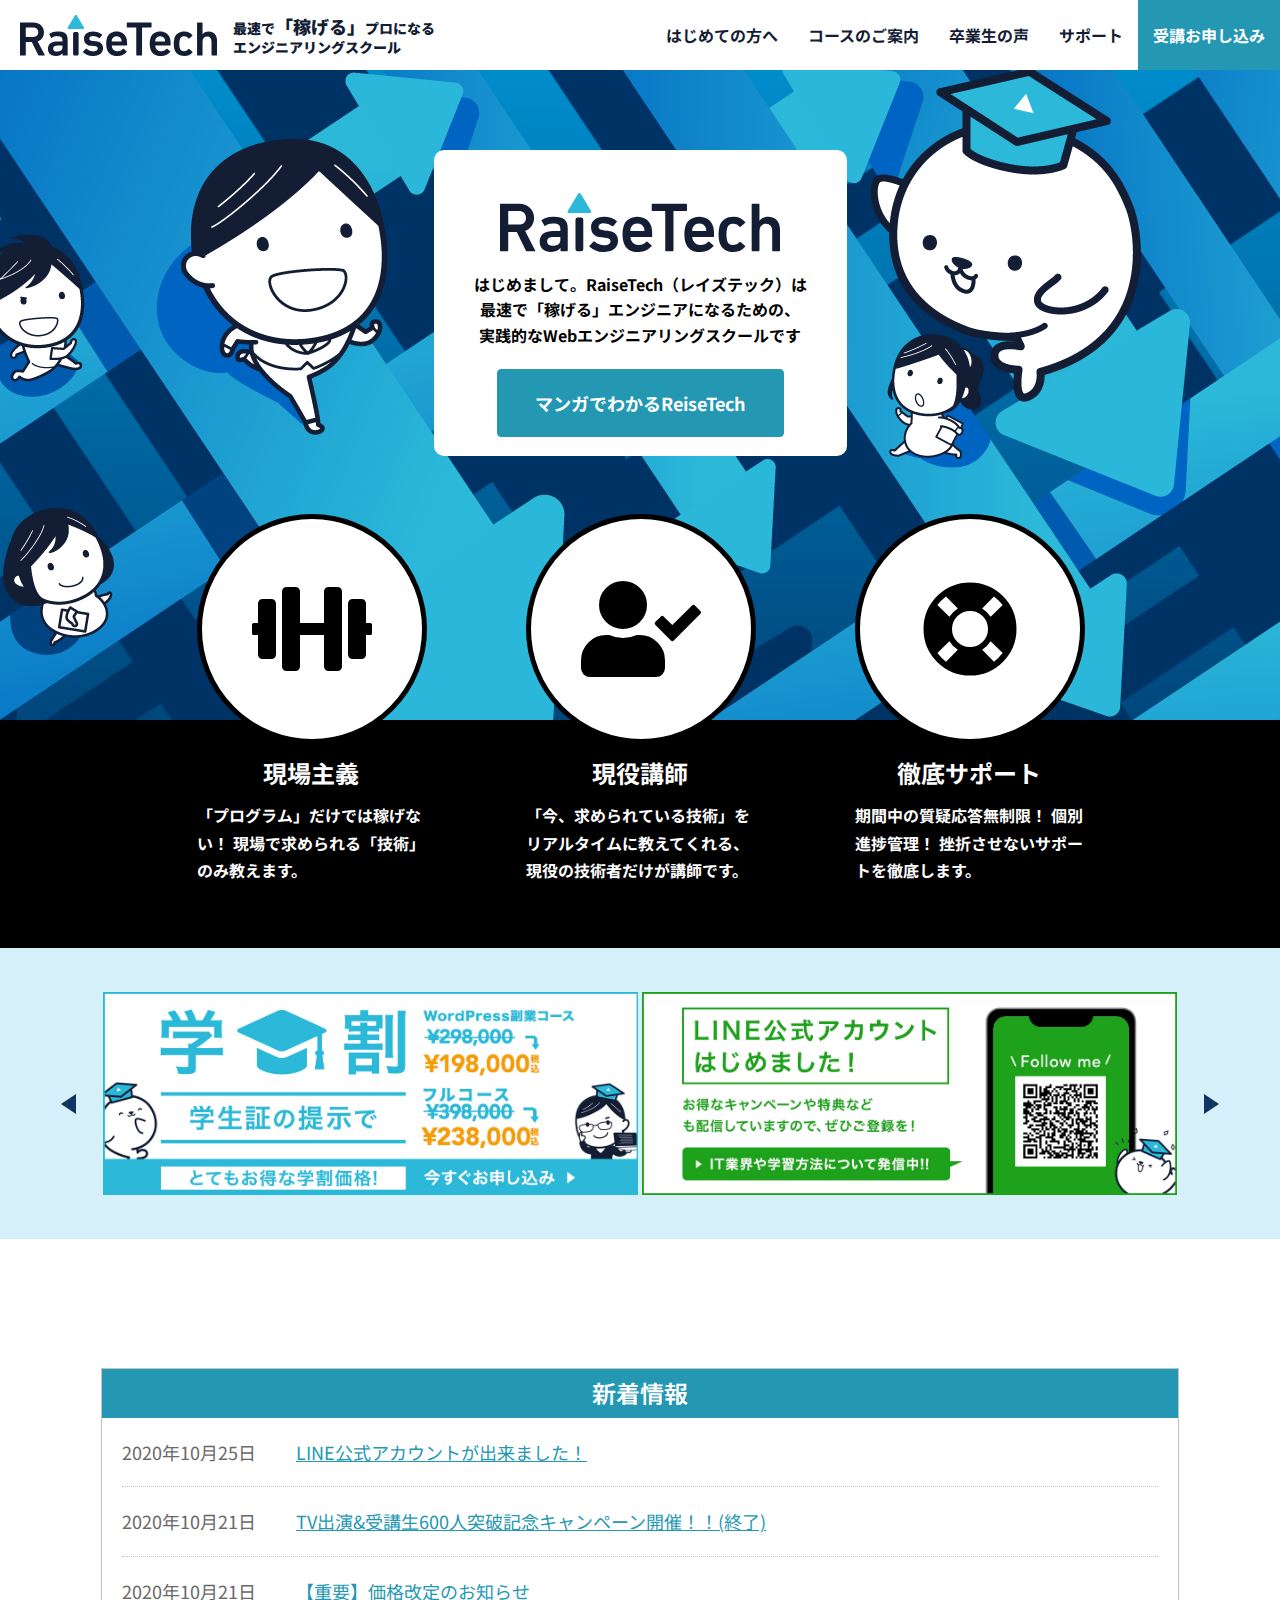
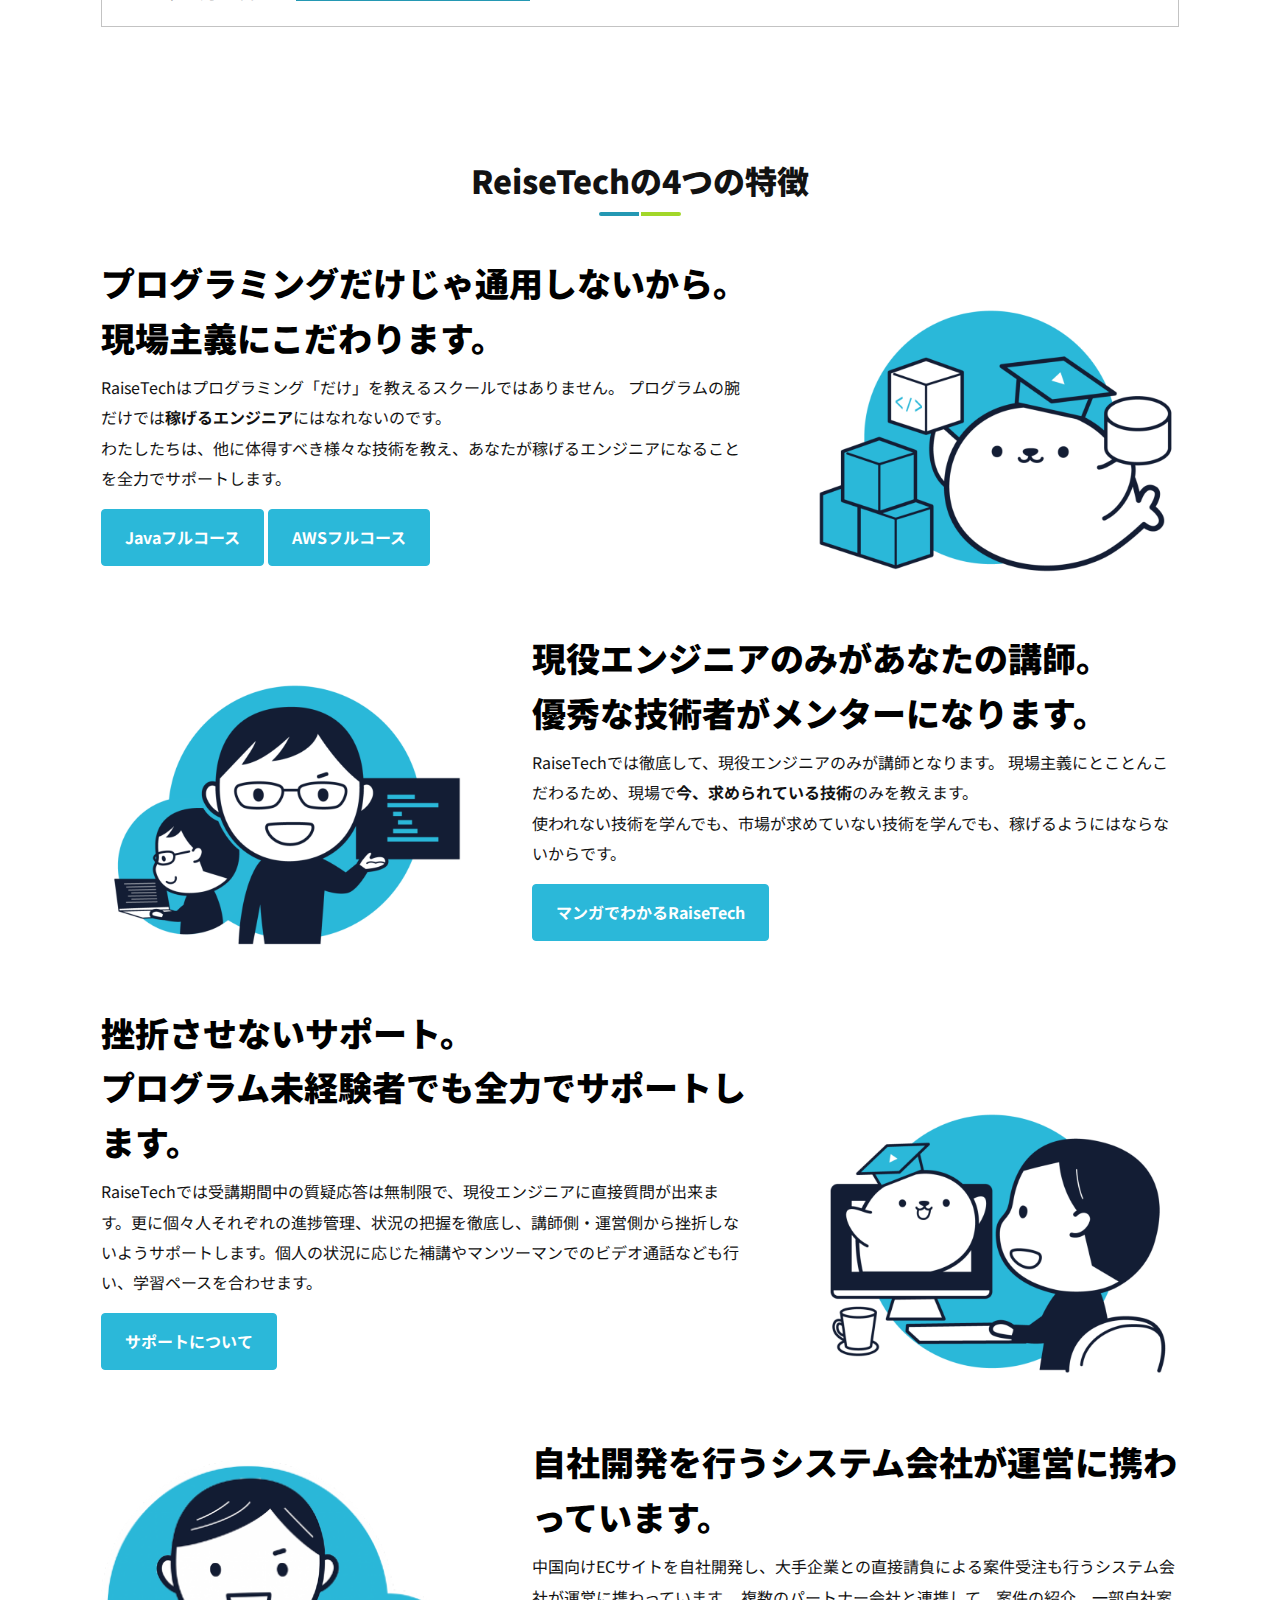
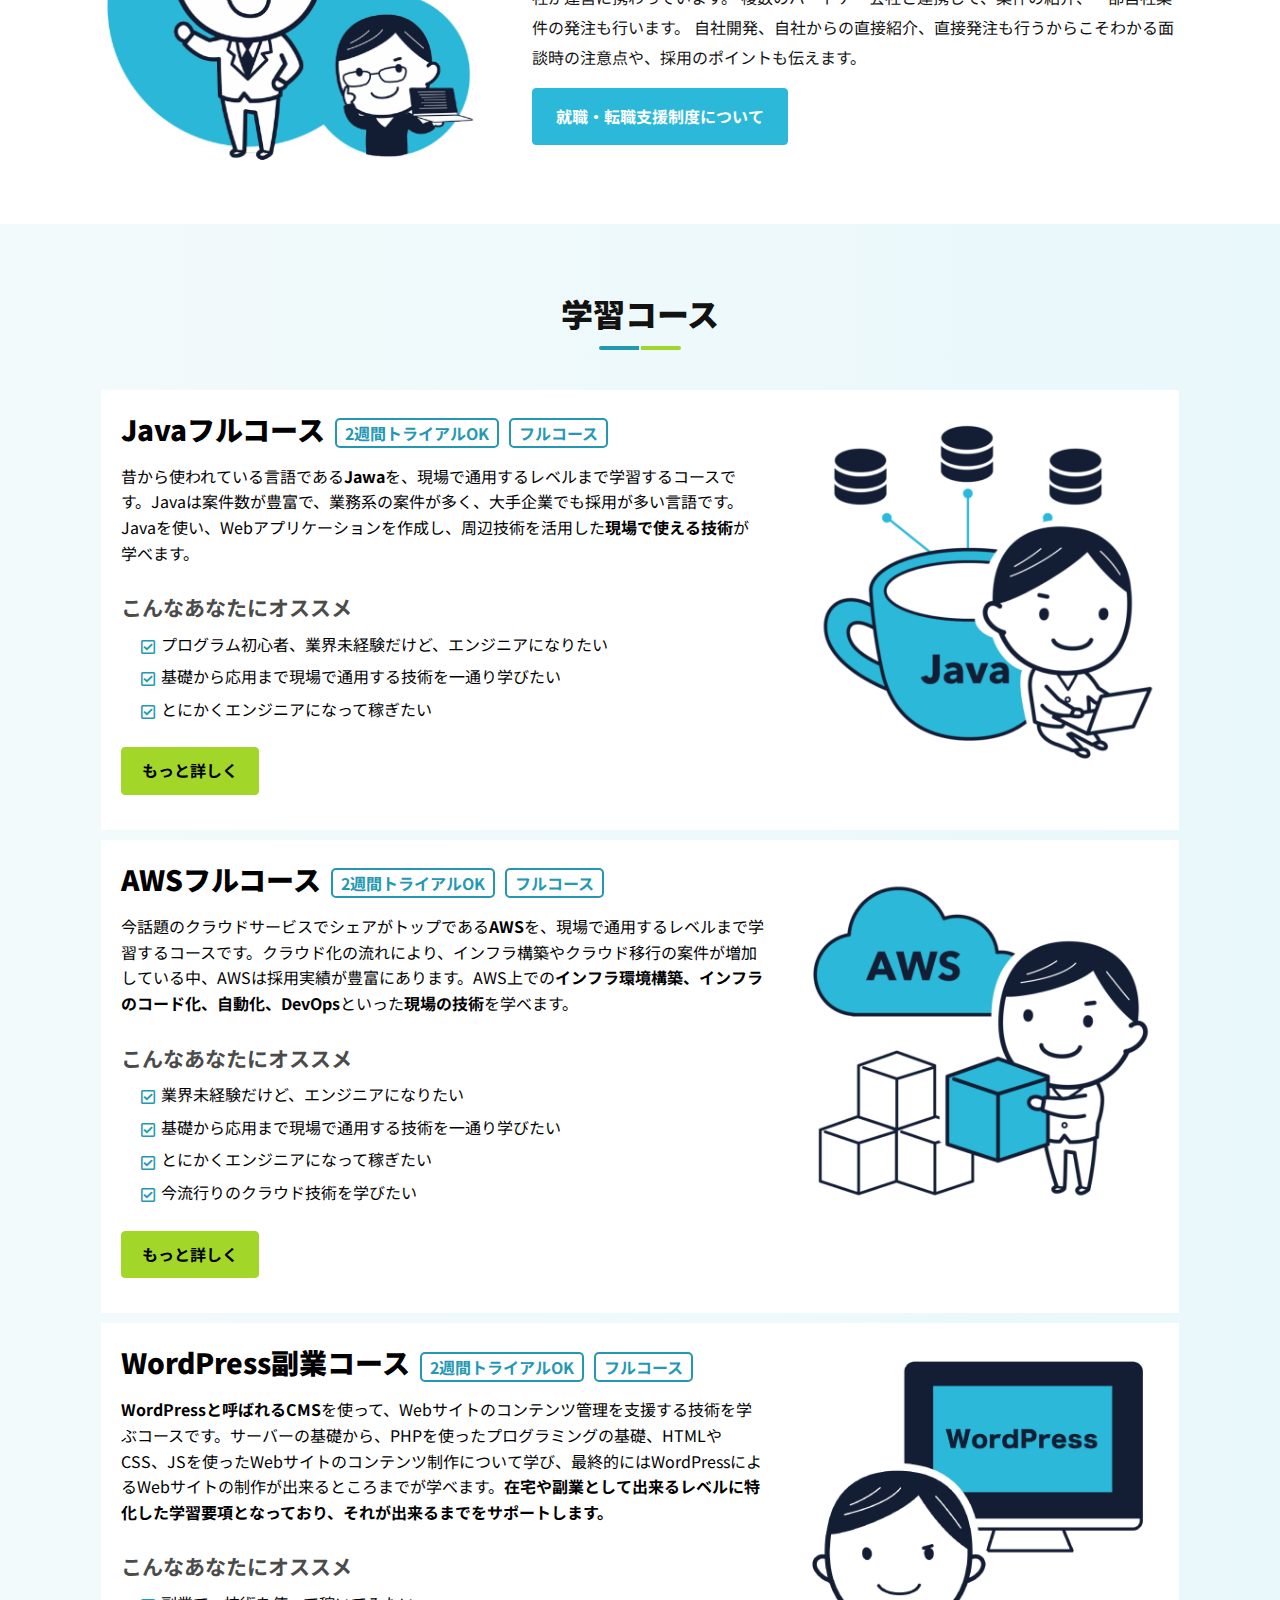
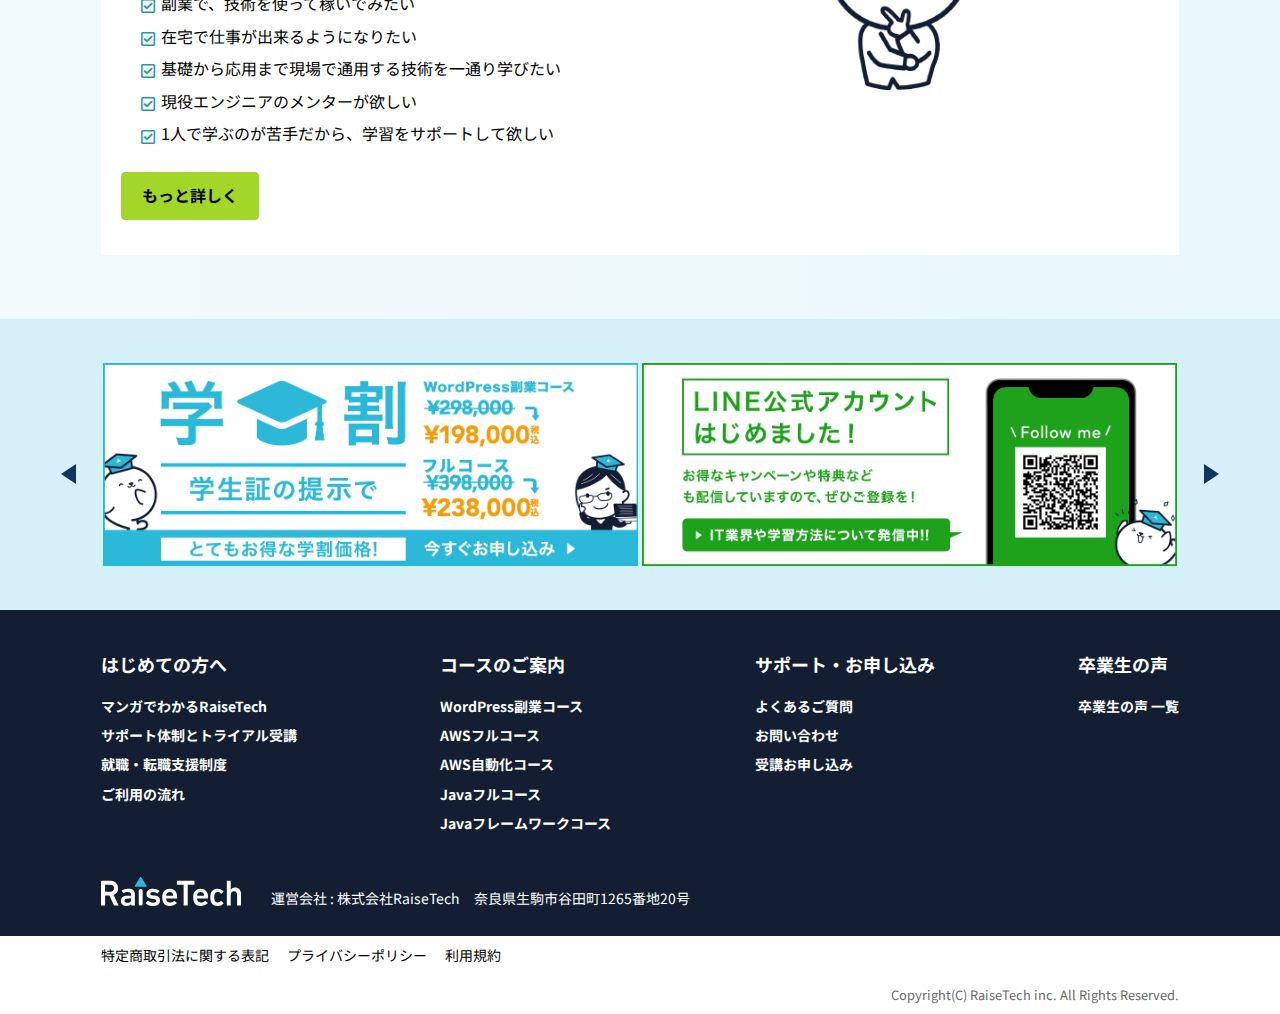
<file: index.html>
<!DOCTYPE html>
<html lang="ja">
  <head>
    <meta charset="utf-8">
    <title>RaiseTech</title>
    <meta name="description" content="RaiseTechの公式サイトの模写サイトです。">
    <meta name="viewport" content="width=device-width, initial-scale=1, shrink-to-fit=no">
    
    <!-- GoogleFontsの読み込み -->
    <link href="https://fonts.googleapis.com/css2?family=Philosopher" rel="stylesheet">
    <link rel="preconnect" href="https://fonts.gstatic.com">
    <link href="https://fonts.googleapis.com/css2?family=Noto+Sans+JP:wght@100;300;400;500;700;900&display=swap" rel="stylesheet">

    <!-- FontAwesomeの読み込み -->
    <link href="https://use.fontawesome.com/releases/v5.6.1/css/all.css" rel="stylesheet">
    <!-- CSSの読み込み -->
    <link rel="stylesheet" type="text/css" href="css/slick.css">
    <link rel="stylesheet" type="text/css" href="css/style.css">
    <!-- jQueryの読み込み -->
    <script src="https://ajax.googleapis.com/ajax/libs/jquery/3.5.1/jquery.min.js"></script>
    <!-- テストテスト -->
  </head>

  <body>
    <header class="l-header">
      <div class="l-header__title">
        <a href="#">
          <h1><img class="l-header__logo" src="images/header-logo.svg" alt=""></h1>
          <span class="u-forwide l-header__text">最速で<strong>「稼げる」</strong>プロになる<br>エンジニアリングスクール</span>
        </a>
        <span class="c-navi_toggle u-forsp-pc" id="ham">
          <i></i>
          <i></i>
          <i></i>
        </span>
      </div>
      <nav class="p-gnavi p-gnavi-ham" id="navi">
        <ul class="p-gnavi__list u-forwide-flex">
          <li class="c-item p-gnavi__list__item"><a href="#">はじめての方へ</a>
            <ul class="p-gnavi__subList">
              <li><a href="#">マンガでわかるRaiseTech</a></li>
              <li><a href="#">サポート体制とトライアル受講</a></li>
              <li><a href="#">就職・転職支援制度</a></li>
              <li><a href="#">ご利用の流れ</a></li>
            </ul>
          </li>
          <li class="c-item p-gnavi__list__item"><a href="#">コースのご案内</a>
            <ul class="p-gnavi__subList">
              <li><a href="#">WordPress副業コース</a></li>
              <li><a href="#">AWSフルコース</a></li>
              <li><a href="#">AWS自動化コース</a></li>
              <li><a href="#">Javaフルコース</a></li>
              <li><a href="#">Javaフレームワークコース</a></li>
            </ul>
          </li>
          <li class="c-item p-gnavi__list__item"><a href="#">卒業生の声</a></li>
          <li class="c-item p-gnavi__list__item"><a href="#">サポート</a>
            <ul class="p-gnavi__subList">
              <li><a href="#">よくあるご質問</a></li>
              <li><a href="#">お問い合わせ</a></li>
            </ul>
          </li>
          <li class="c-item p-gnavi__list__item u-forwide"><a href="#">受講お申し込み</a></li>
        </ul>
      </nav>
    </header>
    <main class="u-mt50 u-mt70__wide">
      <div class="p-hero">
        <div class="p-hero_layer1">
          <div class="p-top">
            <h2><img class="u-forpc-wide p-top__logo" src="images/header-logo.svg" alt=""></h2>
            <p class="p-top__comment">はじめまして。RaiseTech（レイズテック）は<br>最速で「稼げる」エンジニアになるための、<br>実践的なWebエンジニアリングスクールです</p>
            <a class="c-button c-button-dark c-button-top" href="#">マンガでわかるReiseTech</a>
          </div>
        </div>
        <div class="p-hero_layer2"></div>
      </div>
      <section class="p-service">
        <ul class="c-wrap c-wrap-service">
          <li class="p-service_box">
            <p class="c-icon c-icon-service"><i class="fas fa-dumbbell fa-6x fa-fw"></i></p>
            <p class="c-title c-title-service">現場主義</p>
            <p class="c-comment c-comment-service">「プログラム」だけでは稼げない！ 現場で求められる「技術」のみ教えます。</p>
          </li>
          <li class="p-service_box">
            <p class="c-icon c-icon-service"><i class="fas fa-user-check fa-6x fa-fw"></i></p>
            <p class="c-title c-title-service">現役講師</p>
            <p class="c-comment c-comment-service">「今、求められている技術」をリアルタイムに教えてくれる、現役の技術者だけが講師です。</p>
          </li>
          <li class="p-service_box">
            <p class="c-icon c-icon-service"><i class="fas fa-life-ring fa-6x fa-fw"></i></p>
            <p class="c-title c-title-service">徹底サポート</p>
            <p class="c-comment c-comment-service">期間中の質疑応答無制限！ 個別進捗管理！ 挫折させないサポートを徹底します。</p>
          </li>
        </ul>
      </section>
      <aside class="p-pr u-mb65">
        <ul class="slick01 c-wrap">
          <li><img class="c-banner" alt="画像1" src="images/new-banner_template-05.jpg"></li>
          <li><img class="c-banner" alt="画像2" src="images/new-student-banner.jpg"></li>
          <li><img class="c-banner" alt="画像3" src="images/lstep-bn-1.jpg"></li>
          <li><img class="c-banner" alt="画像4" src="images/free-info-banner-02.jpg"></li>
        </ul>
      </aside>
      <section class="p-news u-pd-tb64">
        <div class="c-wrap c-wrap-news">
          <h2 class="c-title c-title-news">新着情報</h2>
          <ul class="u-pd-rl20">
            <li class="p-news_item">
              <time class="c-date">2020年10月25日</time>
              <span class="c-link"><a href="#">LINE公式アカウントが出来ました！</a></span>
            </li>
            <li class="p-news_item">
              <time class="c-date">2020年10月21日</time>
              <span class="c-link"><a href="#">TV出演&受講生600人突破記念キャンペーン開催！！(終了)</a></span>
            </li>
            <li class="p-news_item">
              <time class="c-date">2020年10月21日</time>
              <span class="c-link"><a href="#">【重要】価格改定のお知らせ</a></span>
            </li>
          </ul>
        </div>
      </section>
      <section class="p-feature u-pd-tb64">
        <h2 class="c-title c-title-main u-mb50">ReiseTechの4つの特徴</h2>
        <div class="c-wrap c-wrap-feature u-mb35 u-mb35-pc">
          <div class="p-feature_intro">
            <h3 class="c-title c-title-sub u-mb7">プログラミングだけじゃ通用しないから。<br>現場主義にこだわります。</h3>
            <p class="c-comment u-mb15">RaiseTechはプログラミング「だけ」を教えるスクールではありません。 プログラムの腕だけでは<strong>稼げるエンジニア</strong>にはなれないのです。<br> わたしたちは、他に体得すべき様々な技術を教え、あなたが稼げるエンジニアになることを全力でサポートします。</p>
            
            <a href="#" class="c-button u-mb15">Javaフルコース</a><span class="break"></span>
            <a href="#" class="c-button u-mb15">AWSフルコース</a>
          </div>
          <div class="p-feature_image">
            <img class="c-image c-image-feature" src="images/top-1-1.svg" alt="">
          </div>
        </div>
        <div class="c-wrap c-wrap-feature u-mb35 u-mb35-pc">
          <div class="p-feature_intro">
            <h3 class="c-title c-title-sub u-mb7">現役エンジニアのみがあなたの講師。<br> 優秀な技術者がメンターになります。</h3>
            <p class="c-comment u-mb15">RaiseTechでは徹底して、現役エンジニアのみが講師となります。
              現場主義にとことんこだわるため、現場で<strong>今、求められている技術</strong>のみを教えます。<br>  使われない技術を学んでも、市場が求めていない技術を学んでも、稼げるようにはならないからです。</p>
            <a href="#" class="c-button u-mb15">マンガでわかるRaiseTech</a>
          </div>
          <div class="p-feature_image">
            <img class="c-image c-image-feature" src="images/top-2-1.svg" alt="">
          </div>
        </div>
        <div class="c-wrap c-wrap-feature u-mb35 u-mb35-pc">
          <div class="p-feature_intro">
            <h3 class="c-title c-title-sub u-mb7">挫折させないサポート。<br> プログラム未経験者でも全力でサポートします。</h3>
            <p class="c-comment u-mb15">RaiseTechでは受講期間中の質疑応答は無制限で、現役エンジニアに直接質問が出来ます。更に個々人それぞれの進捗管理、状況の把握を徹底し、講師側・運営側から挫折しないようサポートします。個人の状況に応じた補講やマンツーマンでのビデオ通話なども行い、学習ペースを合わせます。</p>
            <a href="#" class="c-button u-mb15">サポートについて</a>
          </div>
          <div class="p-feature_image">
            <img class="c-image c-image-feature" src="images/top-3-1.svg" alt="">
          </div>
        </div>
        <div class="c-wrap c-wrap-feature">
          <div class="p-feature_intro">
            <h3 class="c-title c-title-sub u-mb7">自社開発を行うシステム会社が運営に携わっています。</h3>
            <p class="c-comment u-mb15">中国向けECサイトを自社開発し、大手企業との直接請負による案件受注も行うシステム会社が運営に携わっています。
              複数のパートナー会社と連携して、案件の紹介、一部自社案件の発注も行います。
              自社開発、自社からの直接紹介、直接発注も行うからこそわかる面談時の注意点や、採用のポイントも伝えます。</p>
            <a href="#" class="c-button u-mb15">就職・転職支援制度について</a>
          </div>
          <div class="p-feature_image">
            <img class="c-image c-image-feature" src="images/top-4-1.svg" alt="">
          </div>
        </div>
      </section>
      <section class="p-course u-pd-tb64">
        <h2 class="c-title c-title-main u-mb50">学習コース</h2>
        <div class="c-wrap c-wrap-course u-pd20 u-mb10">
          <div class="p-course_intro">
            <h3 class="c-title c-title-course u-mb15">Javaフルコース<span class="break"></span><span class="c-title-course_point u-pd-tb5 u-pd-rl8px u-ml10">2週間トライアルOK</span><span class="c-title-course_point u-pd-tb5 u-pd-rl8px u-ml10">フルコース</span></h3>
            <p class="u-mb25">昔から使われている言語である<strong>Jawa</strong>を、現場で通用するレベルまで学習するコースです。Javaは案件数が豊富で、業務系の案件が多く、大手企業でも採用が多い言語です。Javaを使い、Webアプリケーションを作成し、周辺技術を活用した<strong>現場で使える技術</strong>が学べます。</p>
            <h4 class="c-title-course_sub u-mb7">こんなあなたにオススメ</h4>
            <ul class="p-course_intro_list">
              <li class="p-course_intro_item u-mb7">プログラム初心者、業界未経験だけど、エンジニアになりたい</li>
              <li class="p-course_intro_item u-mb7">基礎から応用まで現場で通用する技術を一通り学びたい</li>
              <li class="p-course_intro_item u-mb25">とにかくエンジニアになって稼ぎたい</li>
            </ul>
            <a href="" class="c-button c-button-more u-mb15">もっと詳しく</a>
          </div>
          <div class="p-course_image">
            <img src="images/java-768×768.png" alt="Javaの勉強のイメージ" class="c-image">
          </div>
        </div>
        <div class="c-wrap c-wrap-course u-pd20 u-mb10">
          <div class="p-course_intro">
            <h3 class="c-title c-title-course u-mb15">AWSフルコース<span class="break"></span><span class="c-title-course_point u-pd-tb5 u-pd-rl8px u-ml10">2週間トライアルOK</span><span class="c-title-course_point u-pd-tb5 u-pd-rl8px u-ml10">フルコース</span></h3>
            <p class="u-mb25">今話題のクラウドサービスでシェアがトップである<strong>AWS</strong>を、現場で通用するレベルまで学習するコースです。クラウド化の流れにより、インフラ構築やクラウド移行の案件が増加している中、AWSは採用実績が豊富にあります。AWS上での<strong>インフラ環境構築、インフラのコード化、自動化、DevOps</strong>といった<strong>現場の技術</strong>を学べます。</p>
            <h4 class="c-title-course_sub u-mb7">こんなあなたにオススメ</h4>
            <ul class="p-course_intro_list">
              <li class="p-course_intro_item u-mb7">業界未経験だけど、エンジニアになりたい</li>
              <li class="p-course_intro_item u-mb7">基礎から応用まで現場で通用する技術を一通り学びたい</li>
              <li class="p-course_intro_item u-mb7">とにかくエンジニアになって稼ぎたい</li>
              <li class="p-course_intro_item u-mb25">今流行りのクラウド技術を学びたい</li>
            </ul>
            <a href="" class="c-button c-button-more u-mb15">もっと詳しく</a>
          </div>
          <div class="p-course_image">
            <img src="images/aws-768×768.png" alt="AWSの勉強のイメージ" class="c-image">
          </div>
        </div>
        <div class="c-wrap c-wrap-course u-pd20">
          <div class="p-course_intro">
            <h3 class="c-title c-title-course u-mb15">WordPress副業コース<span class="break"></span><span class="c-title-course_point u-pd-tb5 u-pd-rl8px u-ml10">2週間トライアルOK</span><span class="c-title-course_point u-pd-tb5 u-pd-rl8px u-ml10">フルコース</span></h3>
            <p class="u-mb25"><strong>WordPressと呼ばれるCMS</strong>を使って、Webサイトのコンテンツ管理を支援する技術を学ぶコースです。サーバーの基礎から、PHPを使ったプログラミングの基礎、HTMLやCSS、JSを使ったWebサイトのコンテンツ制作について学び、最終的にはWordPressによるWebサイトの制作が出来るところまでが学べます。<strong>在宅や副業として出来るレベルに特化した学習要項となっており、それが出来るまでをサポートします。</strong></p>
            <h4 class="c-title-course_sub u-mb7">こんなあなたにオススメ</h4>
            <ul class="p-course_intro_list">
              <li class="p-course_intro_item u-mb7">副業で、技術を使って稼いでみたい</li>
              <li class="p-course_intro_item u-mb7">在宅で仕事が出来るようになりたい</li>
              <li class="p-course_intro_item u-mb7">基礎から応用まで現場で通用する技術を一通り学びたい</li>
              <li class="p-course_intro_item u-mb7">現役エンジニアのメンターが欲しい</li>
              <li class="p-course_intro_item u-mb25">1人で学ぶのが苦手だから、学習をサポートして欲しい</li>
            </ul>
            <a href="" class="c-button c-button-more u-mb15">もっと詳しく</a>
          </div>
          <div class="p-course_image">
            <img src="images/wordpress_01-768×768.png" alt="Javaの勉強のイメージ" class="c-image">
          </div>
        </div>
      </section>
      <aside class="p-pr">
        <ul class="slick01 c-wrap">
          <li><img class="c-banner" alt="画像1" src="images/new-banner_template-05.jpg"></li>
          <li><img class="c-banner" alt="画像2" src="images/new-student-banner.jpg"></li>
          <li><img class="c-banner" alt="画像3" src="images/lstep-bn-1.jpg"></li>
          <li><img class="c-banner" alt="画像4" src="images/free-info-banner-02.jpg"></li>
        </ul>
      </aside>
    </main>
    <footer class="l-footer">
      <div class="u-forpc-wide l-footer__main">
        <div class="c-wrap c-wrap-footer">
            <div>
              <h2 class="c-title c-title-footer">はじめての方へ</h2>
              <ul>
                <li class="c-item c-item-footer u-mb7"><a href="#">マンガでわかるRaiseTech</a></li>
                <li class="c-item c-item-footer u-mb7"><a href="#">サポート体制とトライアル受講</a></li>
                <li class="c-item c-item-footer u-mb7"><a href="#">就職・転職支援制度</a></li>
                <li class="c-item c-item-footer u-mb7"><a href="#">ご利用の流れ</a></li>
              </ul>
            </div>
            <div>
              <h2 class="c-title c-title-footer">コースのご案内</h2>
              <ul>
                <li class="c-item c-item-footer u-mb7"><a href="#">WordPress副業コース</a></li>
                <li class="c-item c-item-footer u-mb7"><a href="#">AWSフルコース</a></li>
                <li class="c-item c-item-footer u-mb7"><a href="#">AWS自動化コース</a></li>
                <li class="c-item c-item-footer u-mb7"><a href="#">Javaフルコース</a></li>
                <li class="c-item c-item-footer u-mb7"><a href="#">Javaフレームワークコース</a></li>
              </ul>
            </div>
            <div>
              <h2 class="c-title c-title-footer">サポート・お申し込み</h2>
              <ul>
                <li class="c-item c-item-footer u-mb7"><a href="#">よくあるご質問</a></li>
                <li class="c-item c-item-footer u-mb7"><a href="#">お問い合わせ</a></li>
                <li class="c-item c-item-footer u-mb7"><a href="#">受講お申し込み</a></li>
              </ul>
            </div>
            <div>
              <h2 class="c-title c-title-footer">卒業生の声</h2>
              <ul>
                <li class="c-item c-item-footer u-mb7"><a href="#">卒業生の声 一覧</a></li>
              </ul>
            </div>
        </div>
        <div class="c-wrap l-footer__main__info">
          <p><img src="images/footer-logo.svg" alt=""></p>
          <p class="l-footer__main__info__name">運営会社 : 株式会社RaiseTech</p>
          <p class="l-footer__main__info__address">奈良県生駒市谷田町1265番地20号</p>
        </div>
      </div>
      <div class="l-footer__sub">
        <div class="c-wrap">
          <ul class="c-wrap-footer-sub">
            <li class="c-item-footer u-pd-r18"><a href="#">特定商取引法に関する表記</a></li>
            <li class="c-item-footer u-pd-r18"><a href="#">プライバシーポリシー</a></li>
            <li class="c-item-footer u-pd-r18"><a href="#">利用規約</a></li>
          </ul>
          <small>Copyright(C) RaiseTech inc. All Rights Reserved.</small>
        </div>
      </div>
    </footer>
    
    <!-- slickの読み込み -->
    <script type="text/javascript" src="slick.min.js"></script>
    <!-- jQueryの読み込み -->
    <script src="raisetechcopy.js"></script>
  </body>
</html>
</file>
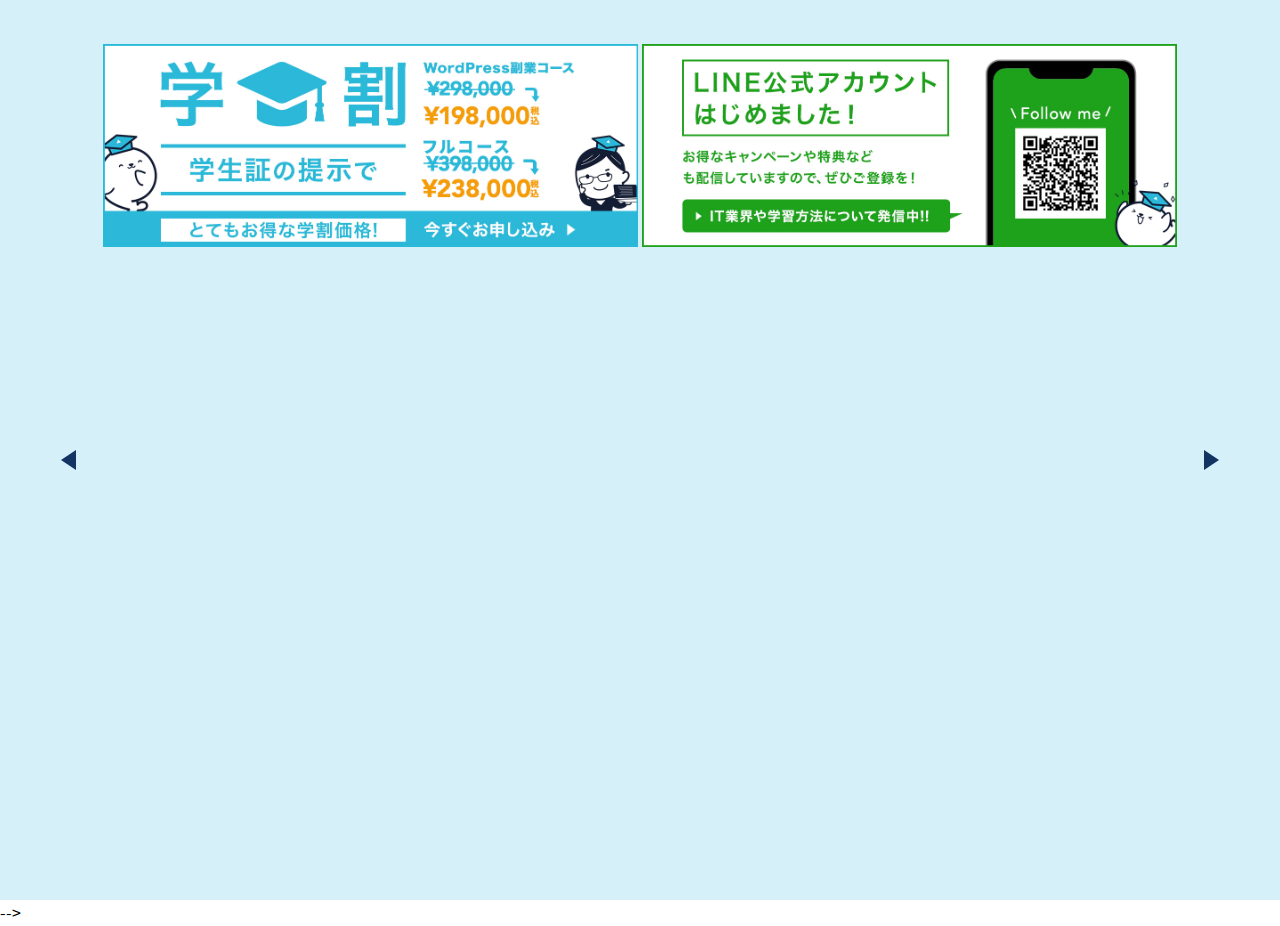
<file: test.html>
<!-- <!DOCTYPE html>
<html lang="ja">
  <head>
    <meta charset="utf-8">
    <title>RaiseTech</title>
    <meta name="description" content="RaiseTechのホームページです。">
    <meta name="viewport" content="width=device-width, initial-scale=1, shrink-to-fit=no">
    
    <!-- GoogleFontsの読み込み -->
    <link href="https://fonts.googleapis.com/css2?family=Philosopher" rel="stylesheet">
    <link rel="preconnect" href="https://fonts.gstatic.com">
    <link href="https://fonts.googleapis.com/css2?family=Noto+Sans+JP:wght@100;300;400;500;700;900&display=swap" rel="stylesheet">

    <!-- FontAwesomeの読み込み -->
    <link href="https://use.fontawesome.com/releases/v5.6.1/css/all.css" rel="stylesheet">
    <link rel="stylesheet" type="text/css" href="css/slick.css">
    <link href="css/style.css" rel="stylesheet">
    <!-- jQueryの読み込み -->
    <script src="https://ajax.googleapis.com/ajax/libs/jquery/3.5.1/jquery.min.js"></script>
  </head>

  <body>
    <aside class="p-pr">
      <ul class="slick01 c-wrap">
        <li><img class="c-banner" alt="画像1" src="images/new-banner_template-05.jpg"></li>
        <li><img class="c-banner" alt="画像2" src="images/new-student-banner.jpg"></li>
        <li><img class="c-banner" alt="画像3" src="images/lstep-bn-1.jpg"></li>
        <li><img class="c-banner" alt="画像4" src="images/free-info-banner-02.jpg"></li>
      </ul>
    </aside>
    <script type="text/javascript" src="slick.min.js"></script>
    <script src="raisetechcopy.js"></script>
  </body>
</html> -->
</file>
<file: css/style.css>
/*! destyle.css v2.0.2 | MIT License | https://github.com/nicolas-cusan/destyle.css */
/* Reset box-model and set borders */
/* ============================================ */
*,
::before,
::after {
  -webkit-box-sizing: border-box;
          box-sizing: border-box;
  border-style: solid;
  border-width: 0;
}

/* Document */
/* ============================================ */
/**
 * 1. Correct the line height in all browsers.
 * 2. Prevent adjustments of font size after orientation changes in iOS.
 * 3. Remove gray overlay on links for iOS.
 */
html {
  line-height: 1.15;
  /* 1 */
  -webkit-text-size-adjust: 100%;
  /* 2 */
  -webkit-tap-highlight-color: transparent;
  /* 3*/
}

/* Sections */
/* ============================================ */
/**
 * Remove the margin in all browsers.
 */
body {
  margin: 0;
}

/**
 * Render the `main` element consistently in IE.
 */
main {
  display: block;
}

/* Vertical rhythm */
/* ============================================ */
p,
table,
blockquote,
address,
pre,
iframe,
form,
figure,
dl {
  margin: 0;
}

/* Headings */
/* ============================================ */
h1,
h2,
h3,
h4,
h5,
h6 {
  font-size: inherit;
  line-height: inherit;
  font-weight: inherit;
  margin: 0;
}

/* Lists (enumeration) */
/* ============================================ */
ul,
ol {
  margin: 0;
  padding: 0;
  list-style: none;
}

/* Lists (definition) */
/* ============================================ */
dt {
  font-weight: bold;
}

dd {
  margin-left: 0;
}

/* Grouping content */
/* ============================================ */
/**
 * 1. Add the correct box sizing in Firefox.
 * 2. Show the overflow in Edge and IE.
 */
hr {
  -webkit-box-sizing: content-box;
          box-sizing: content-box;
  /* 1 */
  height: 0;
  /* 1 */
  overflow: visible;
  /* 2 */
  border-top-width: 1px;
  margin: 0;
  clear: both;
  color: inherit;
}

/**
 * 1. Correct the inheritance and scaling of font size in all browsers.
 * 2. Correct the odd `em` font sizing in all browsers.
 */
pre {
  font-family: monospace, monospace;
  /* 1 */
  font-size: inherit;
  /* 2 */
}

address {
  font-style: inherit;
}

/* Text-level semantics */
/* ============================================ */
/**
 * Remove the gray background on active links in IE 10.
 */
a {
  background-color: transparent;
  text-decoration: none;
  color: inherit;
}

/**
 * 1. Remove the bottom border in Chrome 57-
 * 2. Add the correct text decoration in Chrome, Edge, IE, Opera, and Safari.
 */
abbr[title] {
  text-decoration: underline;
  /* 2 */
  -webkit-text-decoration: underline dotted;
          text-decoration: underline dotted;
  /* 2 */
}

/**
 * Add the correct font weight in Chrome, Edge, and Safari.
 */
b,
strong {
  font-weight: bolder;
}

/**
 * 1. Correct the inheritance and scaling of font size in all browsers.
 * 2. Correct the odd `em` font sizing in all browsers.
 */
code,
kbd,
samp {
  font-family: monospace, monospace;
  /* 1 */
  font-size: inherit;
  /* 2 */
}

/**
 * Add the correct font size in all browsers.
 */
small {
  font-size: 80%;
}

/**
 * Prevent `sub` and `sup` elements from affecting the line height in
 * all browsers.
 */
sub,
sup {
  font-size: 75%;
  line-height: 0;
  position: relative;
  vertical-align: baseline;
}

sub {
  bottom: -0.25em;
}

sup {
  top: -0.5em;
}

/* Embedded content */
/* ============================================ */
/**
 * Prevent vertical alignment issues.
 */
img,
embed,
object,
iframe {
  vertical-align: bottom;
}

/* Forms */
/* ============================================ */
/**
 * Reset form fields to make them styleable
 */
button,
input,
optgroup,
select,
textarea {
  -webkit-appearance: none;
  -moz-appearance: none;
       appearance: none;
  vertical-align: middle;
  color: inherit;
  font: inherit;
  background: transparent;
  padding: 0;
  margin: 0;
  outline: 0;
  border-radius: 0;
  text-align: inherit;
}

/**
 * Reset radio and checkbox appearance to preserve their look in iOS.
 */
[type="checkbox"] {
  -webkit-appearance: checkbox;
  -moz-appearance: checkbox;
       appearance: checkbox;
}

[type="radio"] {
  -webkit-appearance: radio;
  -moz-appearance: radio;
       appearance: radio;
}

/**
 * Show the overflow in IE.
 * 1. Show the overflow in Edge.
 */
button,
input {
  /* 1 */
  overflow: visible;
}

/**
 * Remove the inheritance of text transform in Edge, Firefox, and IE.
 * 1. Remove the inheritance of text transform in Firefox.
 */
button,
select {
  /* 1 */
  text-transform: none;
}

/**
 * Correct the inability to style clickable types in iOS and Safari.
 */
button,
[type="button"],
[type="reset"],
[type="submit"] {
  cursor: pointer;
  -webkit-appearance: none;
  -moz-appearance: none;
       appearance: none;
}

button[disabled],
[type="button"][disabled],
[type="reset"][disabled],
[type="submit"][disabled] {
  cursor: default;
}

/**
 * Remove the inner border and padding in Firefox.
 */
button::-moz-focus-inner,
[type="button"]::-moz-focus-inner,
[type="reset"]::-moz-focus-inner,
[type="submit"]::-moz-focus-inner {
  border-style: none;
  padding: 0;
}

/**
 * Restore the focus styles unset by the previous rule.
 */
button:-moz-focusring,
[type="button"]:-moz-focusring,
[type="reset"]:-moz-focusring,
[type="submit"]:-moz-focusring {
  outline: 1px dotted ButtonText;
}

/**
 * Remove arrow in IE10 & IE11
 */
select::-ms-expand {
  display: none;
}

/**
 * Remove padding
 */
option {
  padding: 0;
}

/**
 * Reset to invisible
 */
fieldset {
  margin: 0;
  padding: 0;
  min-width: 0;
}

/**
 * 1. Correct the text wrapping in Edge and IE.
 * 2. Correct the color inheritance from `fieldset` elements in IE.
 * 3. Remove the padding so developers are not caught out when they zero out
 *    `fieldset` elements in all browsers.
 */
legend {
  color: inherit;
  /* 2 */
  display: table;
  /* 1 */
  max-width: 100%;
  /* 1 */
  padding: 0;
  /* 3 */
  white-space: normal;
  /* 1 */
}

/**
 * Add the correct vertical alignment in Chrome, Firefox, and Opera.
 */
progress {
  vertical-align: baseline;
}

/**
 * Remove the default vertical scrollbar in IE 10+.
 */
textarea {
  overflow: auto;
}

/**
 * Correct the cursor style of increment and decrement buttons in Chrome.
 */
[type="number"]::-webkit-inner-spin-button,
[type="number"]::-webkit-outer-spin-button {
  height: auto;
}

/**
 * 1. Correct the outline style in Safari.
 */
[type="search"] {
  outline-offset: -2px;
  /* 1 */
}

/**
 * Remove the inner padding in Chrome and Safari on macOS.
 */
[type="search"]::-webkit-search-decoration {
  -webkit-appearance: none;
}

/**
 * 1. Correct the inability to style clickable types in iOS and Safari.
 * 2. Change font properties to `inherit` in Safari.
 */
::-webkit-file-upload-button {
  -webkit-appearance: button;
  /* 1 */
  font: inherit;
  /* 2 */
}

/**
 * Clickable labels
 */
label[for] {
  cursor: pointer;
}

/* Interactive */
/* ============================================ */
/*
 * Add the correct display in Edge, IE 10+, and Firefox.
 */
details {
  display: block;
}

/*
 * Add the correct display in all browsers.
 */
summary {
  display: list-item;
}

/*
 * Remove outline for editable content.
 */
[contenteditable] {
  outline: none;
}

/* Table */
/* ============================================ */
table {
  border-collapse: collapse;
  border-spacing: 0;
}

caption {
  text-align: left;
}

td,
th {
  vertical-align: top;
  padding: 0;
}

th {
  text-align: left;
  font-weight: bold;
}

/* Misc */
/* ============================================ */
/**
 * Add the correct display in IE 10+.
 */
template {
  display: none;
}

/**
 * Add the correct display in IE 10.
 */
[hidden] {
  display: none;
}

html {
  font-size: 62.5%;
}

body {
  font-size: 1.6rem;
  font-weight: 400;
  line-height: 1.6;
  font-family: "Noto Sans JP",MyYuGothicM,YuGothic,-apple-system,BlinkMacSystemFont,"Hiragino kaku Gothic ProN",Meiryo,Verdana,arial,helvetica,sans-serif;
}

.l-footer {
  width: 100%;
  color: #fff;
}

.l-footer__main {
  text-align: center;
  padding: 27px 0px;
  background: #141E33;
}

@media (min-width: 768px) {
  .l-footer__main__info {
    display: -webkit-box;
    display: -ms-flexbox;
    display: flex;
  }
}

.l-footer__main__info__name {
  font-size: 1.4rem;
  margin-top: 10px;
}

@media (min-width: 768px) {
  .l-footer__main__info__name {
    margin-left: 30px;
  }
}

.l-footer__main__info__address {
  font-size: 1.4rem;
  margin-top: 10px;
}

@media (min-width: 768px) {
  .l-footer__main__info__address {
    margin-left: 14px;
  }
}

.l-footer__sub {
  color: #000;
}

@media (min-width: 768px) {
  .l-footer__sub {
    height: 39px;
    line-height: 39px;
    display: -webkit-box;
    display: -ms-flexbox;
    display: flex;
    -webkit-box-pack: justify;
        -ms-flex-pack: justify;
            justify-content: space-between;
  }
}

.l-footer__sub small {
  color: #696969;
  margin-top: 9px;
  float: right;
}

@media (min-width: 768px) {
  .l-footer__sub small {
    margin-top: 0px;
  }
}

.l-header {
  background: #fff;
  width: 100%;
  height: 50px;
  position: fixed;
  top: 0;
  left: 0;
  z-index: 300;
}

@media (min-width: 1200px) {
  .l-header {
    height: 70px;
    display: -webkit-box;
    display: -ms-flexbox;
    display: flex;
    -webkit-box-pack: justify;
        -ms-flex-pack: justify;
            justify-content: space-between;
  }
}

.l-header__title {
  display: -webkit-box;
  display: -ms-flexbox;
  display: flex;
  -webkit-box-pack: justify;
      -ms-flex-pack: justify;
          justify-content: space-between;
}

@media (min-width: 1200px) {
  .l-header__title {
    margin: 15px 0 10px;
  }
}

.l-header__title a {
  display: -webkit-box;
  display: -ms-flexbox;
  display: flex;
}

.l-header__logo {
  height: 30px;
  width: auto;
  margin: 10px;
}

@media (min-width: 1200px) {
  .l-header__logo {
    height: auto;
    margin: 0 16px 0 20px;
  }
}

.l-header__text {
  color: #131D34;
  font-size: 1.4rem;
  font-weight: 900;
  line-height: 1.3;
}

.l-header__text strong {
  font-size: 1.8rem;
}

.c-banner {
  width: 95vw;
  max-width: 562px;
  margin: 44px auto;
}

@media (min-width: 600px) {
  .c-banner {
    width: 45vw;
    max-width: 535px;
  }
}

.c-button {
  display: inline-block;
  font-weight: 700;
  color: #ffffff;
  background: #2BB8D9;
  border: 1px solid #2BB8D9;
  border-radius: 4px;
  padding: 15px 23px;
}

.c-button-dark {
  font-size: 1.8rem;
  background: #2498B3;
  border: 1px solid #2498B3;
  padding: 12px 18px;
}

.c-button-top {
  padding: 24px 37px;
  line-height: 1.0;
}

.c-button-more {
  color: #000;
  background: #a2d729;
  border: 1px solid #a2d729;
  padding: 10px 20px;
}

.c-comment {
  color: #121212;
  line-height: 1.9;
}

.c-comment-service {
  color: #fff;
  width: 68vw;
  line-height: 1.7;
  font-weight: 700;
  margin: auto;
  text-align: left;
}

@media (min-width: 768px) {
  .c-comment-service {
    width: 100%;
  }
}

.c-date {
  display: block;
  font-size: 1.4rem;
  color: #696969;
}

@media (min-width: 768px) {
  .c-date {
    font-size: 1.8rem;
    margin-right: 40px;
  }
}

.c-icon {
  background: #ffffff;
  border-radius: 50%;
  margin: auto;
  text-align: center;
  display: -webkit-box;
  display: -ms-flexbox;
  display: flex;
  -webkit-box-align: center;
      -ms-flex-align: center;
          align-items: center;
  -webkit-box-pack: center;
      -ms-flex-pack: center;
          justify-content: center;
}

.c-icon-service {
  width: 230px;
  height: 230px;
  color: #000;
  border: 5px solid #000;
}

.c-image {
  width: 100%;
  height: 100%;
  -o-object-fit: cover;
     object-fit: cover;
}

@media (min-width: 768px) {
  .c-image {
    height: auto;
  }
}

@media (min-width: 768px) {
  .c-image-feature {
    position: absolute;
    bottom: 0;
  }
}

.c-item {
  font-weight: 700;
}

.c-item a {
  -webkit-transition: .3s;
  transition: .3s;
}

.c-item-footer {
  font-size: 1.4rem;
}

.c-item-footer a:hover {
  color: #2bb8d9;
}

.c-link {
  display: block;
  color: #2498B3;
  font-size: 1.6rem;
  -webkit-transition: .3s;
  transition: .3s;
}

.c-link a {
  text-decoration: underline;
}

@media (min-width: 768px) {
  .c-link {
    font-size: 1.8rem;
  }
  .c-link:hover {
    background: #d4f1f8;
  }
}

.slide-arrow {
  display: none;
  position: absolute;
  top: 50%;
}

.prev-arrow {
  display: none;
  left: -40px;
  width: 0;
  height: 0;
  border-left: 0 solid transparent;
  border-right: 15px solid #113463;
  border-top: 10px solid transparent;
  border-bottom: 10px solid transparent;
}

.next-arrow {
  display: none;
  right: -40px;
  width: 0;
  height: 0;
  border-right: 0 solid transparent;
  border-left: 15px solid #113463;
  border-top: 10px solid transparent;
  border-bottom: 10px solid transparent;
}

.c-navi_toggle {
  position: relative;
  width: 50px;
  height: 50px;
  background: #fff;
}

.c-navi_toggle i {
  left: 14px;
  width: 23px;
  height: 2px;
  background-color: #2498B3;
  position: absolute;
}

.c-navi_toggle i:nth-child(1) {
  top: 15px;
}

.c-navi_toggle i:nth-child(2) {
  top: 25px;
}

.c-navi_toggle i:nth-child(3) {
  top: 35px;
}

.c-navi_toggle-close {
  background-color: #2498B3;
}

.c-navi_toggle-close i {
  background-color: #fff;
  left: 0px;
}

.c-navi_toggle-close i:nth-child(1) {
  top: 25px;
  width: 30px;
  left: 10px;
  -webkit-transform: rotate(45deg);
          transform: rotate(45deg);
}

.c-navi_toggle-close i:nth-child(2) {
  display: none;
}

.c-navi_toggle-close i:nth-child(3) {
  top: 25px;
  width: 30px;
  left: 10px;
  -webkit-transform: rotate(-45deg);
          transform: rotate(-45deg);
}

.c-title {
  font-size: 2.4rem;
  font-weight: 900;
}

.c-title-service {
  font-weight: 700;
  margin: 10px 0px;
}

.c-title-news {
  font-weight: 600;
  color: #fff;
  background: #2498B3;
  padding: 5px;
  text-align: center;
}

.c-title-course {
  line-height: 1.4;
}

@media (min-width: 768px) {
  .c-title-course {
    font-size: 2.8rem;
  }
}

.c-title-course_sub {
  font-size: 1.8rem;
  color: #4b4b4b;
  font-weight: 700;
}

@media (min-width: 768px) {
  .c-title-course_sub {
    font-size: 2.1rem;
  }
}

.c-title-course_point {
  display: inline-block;
  font-size: 1.4rem;
  font-weight: 700;
  line-height: 1;
  color: #2498B3;
  border: 2px solid #2498B3;
  border-radius: 5px;
}

@media (min-width: 768px) {
  .c-title-course_point {
    font-size: 1.6rem;
    vertical-align: middle;
  }
}

.c-title-footer {
  font-size: 1.8rem;
  font-weight: 700;
  margin-bottom: 16px;
}

.c-title-main {
  color: #121212;
  text-align: center;
  position: relative;
}

@media (min-width: 768px) {
  .c-title-main {
    font-size: 3.2rem;
  }
}

.c-title-main::before {
  position: absolute;
  bottom: -10px;
  left: calc(50% - 41px);
  width: 40px;
  height: 4px;
  border-top-left-radius: 30px;
  border-bottom-left-radius: 30px;
  background: #2498B3;
  content: '';
}

.c-title-main::after {
  position: absolute;
  bottom: -10px;
  right: calc(50% - 41px);
  width: 40px;
  height: 4px;
  border-top-right-radius: 30px;
  border-bottom-right-radius: 30px;
  background: #a2d729;
  content: '';
}

.c-title-sub {
  font-size: 2.1rem;
}

@media (min-width: 768px) {
  .c-title-sub {
    font-size: 3.4rem;
  }
}

.c-wrap {
  width: 95vw;
  margin: auto;
  max-width: 1078px;
}

@media (min-width: 768px) {
  .c-wrap-service {
    display: -webkit-box;
    display: -ms-flexbox;
    display: flex;
    -webkit-box-pack: center;
        -ms-flex-pack: center;
            justify-content: center;
    position: relative;
    z-index: 200;
  }
}

.c-wrap-news {
  border: 1px solid #C3C3C3;
}

@media (min-width: 768px) {
  .c-wrap-feature {
    display: -webkit-box;
    display: -ms-flexbox;
    display: flex;
    -webkit-box-pack: justify;
        -ms-flex-pack: justify;
            justify-content: space-between;
  }
}

@media (min-width: 768px) {
  .c-wrap-feature:nth-of-type(even) {
    -webkit-box-orient: horizontal;
    -webkit-box-direction: reverse;
        -ms-flex-direction: row-reverse;
            flex-direction: row-reverse;
  }
}

.c-wrap-course {
  background: #fff;
}

@media (min-width: 768px) {
  .c-wrap-course {
    display: -webkit-box;
    display: -ms-flexbox;
    display: flex;
    -webkit-box-pack: justify;
        -ms-flex-pack: justify;
            justify-content: space-between;
  }
}

.c-wrap-footer {
  display: -webkit-box;
  display: -ms-flexbox;
  display: flex;
  text-align: left;
  -webkit-box-pack: justify;
      -ms-flex-pack: justify;
          justify-content: space-between;
  padding: 13px 0px 35px;
}

.c-wrap-footer-sub {
  display: -webkit-box;
  display: -ms-flexbox;
  display: flex;
  -ms-flex-wrap: wrap;
      flex-wrap: wrap;
}

.p-course {
  width: 100vw;
  background: -webkit-gradient(linear, left top, right top, from(#f3fafb), to(#e9f8fb));
  background: linear-gradient(to right, #f3fafb 0%, #e9f8fb 100%);
}

@media (min-width: 768px) {
  .p-course_intro {
    width: 62%;
  }
}

.p-course_intro_list {
  padding-left: 40px;
}

.p-course_intro_item {
  position: relative;
}

.p-course_intro_item::before {
  position: absolute;
  top: .2em;
  left: -20px;
  content: "\f14a";
  font-weight: 400;
  font-family: "Font Awesome 5 Free";
  color: #2498B3;
}

@media (min-width: 768px) {
  .p-course_image {
    width: 35%;
  }
}

@media (min-width: 768px) {
  .p-feature_intro {
    width: 60%;
  }
}

@media (min-width: 768px) {
  .p-feature_image {
    width: 35%;
    position: relative;
  }
}

.p-gnavi__list {
  display: -webkit-box;
  display: -ms-flexbox;
  display: flex;
  position: relative;
  z-index: 400;
}

@media (max-width: 1119px) {
  .p-gnavi__list {
    display: none;
  }
}

.p-gnavi__subList {
  display: none;
  color: #131D34;
  font-weight: 400;
  background: #e9f8fb;
  line-height: 50px;
}

@media (min-width: 1200px) {
  .p-gnavi__subList {
    position: absolute;
  }
}

.p-gnavi__subList a {
  display: block;
  width: 100%;
  height: 100%;
  padding-left: 25px;
}

@media (min-width: 1200px) {
  .p-gnavi__subList a {
    padding: 0 15px;
  }
}

.p-gnavi__subList a:hover {
  background: #f3fafb;
}

@media (min-width: 1200px) {
  .p-gnavi__subList a:hover {
    color: #2498B3;
    background: #fff;
  }
}

.p-gnavi__list__item {
  color: #131D34;
}

@media (min-width: 1200px) {
  .p-gnavi__list__item {
    line-height: 70px;
  }
}

.p-gnavi__list__item > a {
  display: block;
  width: 100%;
  height: 100%;
  padding: 10px 15px;
  position: relative;
}

@media (min-width: 1200px) {
  .p-gnavi__list__item > a {
    padding: 0 15px;
  }
}

.p-gnavi__list__item > a:hover {
  background: #f3fafb;
}

@media (min-width: 1200px) {
  .p-gnavi__list__item > a:hover {
    background: #d4f1f8;
  }
}

.p-gnavi__list__item > a::before {
  display: block;
  content: "";
  position: absolute;
  top: 50%;
  right: 13px;
  width: 24px;
  height: 2px;
  margin-top: -1px;
  background-color: #121212;
}

@media (min-width: 1200px) {
  .p-gnavi__list__item > a::before {
    display: none;
  }
}

.p-gnavi__list__item > a::after {
  display: block;
  content: "";
  position: absolute;
  top: 50%;
  right: 24px;
  width: 2px;
  height: 24px;
  margin-top: -12px;
  background-color: #121212;
}

@media (min-width: 1200px) {
  .p-gnavi__list__item > a::after {
    display: none;
  }
}

.p-gnavi__list__item:nth-of-type(3) > a::before {
  display: none;
}

.p-gnavi__list__item:nth-of-type(3) > a::after {
  display: none;
}

.p-gnavi__list__item:last-of-type {
  color: #fff;
  background: #2498B3;
}

.p-gnavi__list__item:last-of-type a:hover {
  background: #2498B3;
}

.p-gnavi__list__item-open > a::after {
  display: none;
}

.p-gnavi-ham {
  display: none;
}

.p-gnavi-ham > ul {
  display: block;
}

.p-gnavi-ham > ul li {
  background: #fff;
}

.p-gnavi-ham > ul li a {
  width: 100%;
  height: 100%;
}

.p-hero {
  height: 320px;
  background-image: url("../images/bg-hero3.png");
  background-repeat: no-repeat;
  background-position: center center;
  background-size: cover;
  background-attachment: fixed;
  position: relative;
}

@media (min-width: 768px) {
  .p-hero {
    height: 650px;
  }
}

.p-hero_layer1 {
  position: absolute;
  top: 0;
  background-image: url("../images/bg-hero1.png");
  width: 100%;
  height: 100%;
  background-position: center -30px;
  background-repeat: no-repeat;
  background-size: cover;
  display: -webkit-box;
  display: -ms-flexbox;
  display: flex;
  -webkit-box-align: end;
      -ms-flex-align: end;
          align-items: flex-end;
  z-index: 100;
}

@media (min-width: 768px) {
  .p-hero_layer1 {
    position: absolute;
    top: 0;
    background-image: url("../images/bg-hero1.png");
    width: 100%;
    height: 100%;
    padding-top: 80px;
    background-position: center center;
    background-repeat: no-repeat;
    -webkit-box-align: start;
        -ms-flex-align: start;
            align-items: flex-start;
    -webkit-box-pack: center;
        -ms-flex-pack: center;
            justify-content: center;
    align-items: flex-start;
    background-size: auto;
  }
}

.p-hero_layer2 {
  position: absolute;
  top: 0;
  background-image: url("../images/bg-hero2.png");
  width: 100%;
  height: 100%;
  background-position: center -30px;
  background-repeat: no-repeat;
  background-size: cover;
  -webkit-transition-property: background-position;
  transition-property: background-position;
  -webkit-transition-duration: .7s;
          transition-duration: .7s;
  -webkit-transition-delay: .035s;
          transition-delay: .035s;
}

@media (min-width: 768px) {
  .p-hero_layer2 {
    position: absolute;
    top: 0;
    background-image: url("../images/bg-hero2.png");
    width: 100%;
    height: 100%;
    background-position: center center;
    background-size: auto;
  }
}

.p-news {
  width: 100%;
}

.p-news_item {
  border-bottom: 1px dotted #C3C3C3;
  padding: 15px 0px;
}

.p-news_item:last-of-type {
  border-bottom: none;
}

@media (min-width: 768px) {
  .p-news_item {
    display: -webkit-box;
    display: -ms-flexbox;
    display: flex;
    padding: 20px 0px;
  }
}

.p-pr {
  width: 100vw;
  background: #D5F0F8;
}

.p-service {
  width: 100%;
  color: #fff;
  background: #000;
  padding: 64px 0px;
  text-align: center;
}

@media (min-width: 768px) {
  .p-service {
    margin-top: -270px;
  }
}

.p-service_box {
  margin-bottom: 40px;
}

.p-service_box:last-of-type {
  margin-bottom: 0;
}

@media (min-width: 768px) {
  .p-service_box {
    width: 229px;
    margin: 0 50px;
  }
}

.p-top {
  width: 100%;
  padding: 23px 0px 13px;
  text-align: center;
  background: #fff;
}

@media (min-width: 768px) {
  .p-top {
    width: auto;
    max-width: 530px;
    padding: 43px 40px 19px;
    border-radius: 10px;
  }
}

.p-top__logo {
  width: 280px;
  margin: auto;
}

.p-top__comment {
  font-size: 1.3rem;
  font-weight: 700;
  text-align: center;
}

@media (min-width: 768px) {
  .p-top__comment {
    font-size: 1.6rem;
    margin-top: 20px;
    margin-bottom: 20px;
  }
}

.break::before {
  content: "\A";
  white-space: pre;
}

@media (min-width: 768px) {
  .break::before {
    display: none;
  }
}

.u-forpc {
  display: none;
}

@media (min-width: 768px) and (max-width: 1199px) {
  .u-forpc {
    display: block;
  }
}

.u-forwide {
  display: none;
}

@media (min-width: 1200px) {
  .u-forwide {
    display: block;
  }
}

.u-forwide-flex {
  display: none;
}

@media (min-width: 1200px) {
  .u-forwide-flex {
    display: -webkit-box;
    display: -ms-flexbox;
    display: flex;
  }
}

@media (min-width: 1200px) {
  .u-forsp-pc {
    display: none;
  }
}

.u-forpc-wide {
  display: none;
}

@media (min-width: 768px) and (max-width: 1199px) {
  .u-forpc-wide {
    display: block;
  }
}

@media (min-width: 1200px) {
  .u-forpc-wide {
    display: block;
  }
}

.u-mb15 {
  margin-bottom: 15px;
}

.u-mb7 {
  margin-bottom: 7px;
}

.u-mb10 {
  margin-bottom: 10px;
}

.u-mb15 {
  margin-bottom: 15px;
}

.u-mb20 {
  margin-bottom: 20px;
}

.u-mb25 {
  margin-bottom: 25px;
}

.u-mb35 {
  margin-bottom: 35px;
}

.u-mb50 {
  margin-bottom: 50px;
}

.u-mb65 {
  margin-bottom: 65px;
}

@media (min-width: 768px) {
  .u-mb35-pc {
    margin-bottom: 50px;
  }
}

.u-ml10 {
  margin-left: 10px;
}

.u-mt50 {
  margin-top: 50px;
}

@media (min-width: 1200px) {
  .u-mt70__wide {
    margin-top: 70px;
  }
}

.u-pd-rl8px {
  padding: 0px 8px;
}

.u-pd-rl10 {
  padding: 0px 10px;
}

.u-pd-rl20 {
  padding: 0px 20px;
}

.u-pd-tb5 {
  padding-top: 5px;
  padding-bottom: 5px;
}

.u-pd-tb64 {
  padding-top: 64px;
  padding-bottom: 64px;
}

.u-pd-r18 {
  padding-right: 18px;
}

.u-pd20 {
  padding: 20px;
}
/*# sourceMappingURL=style.css.map */
</file>
